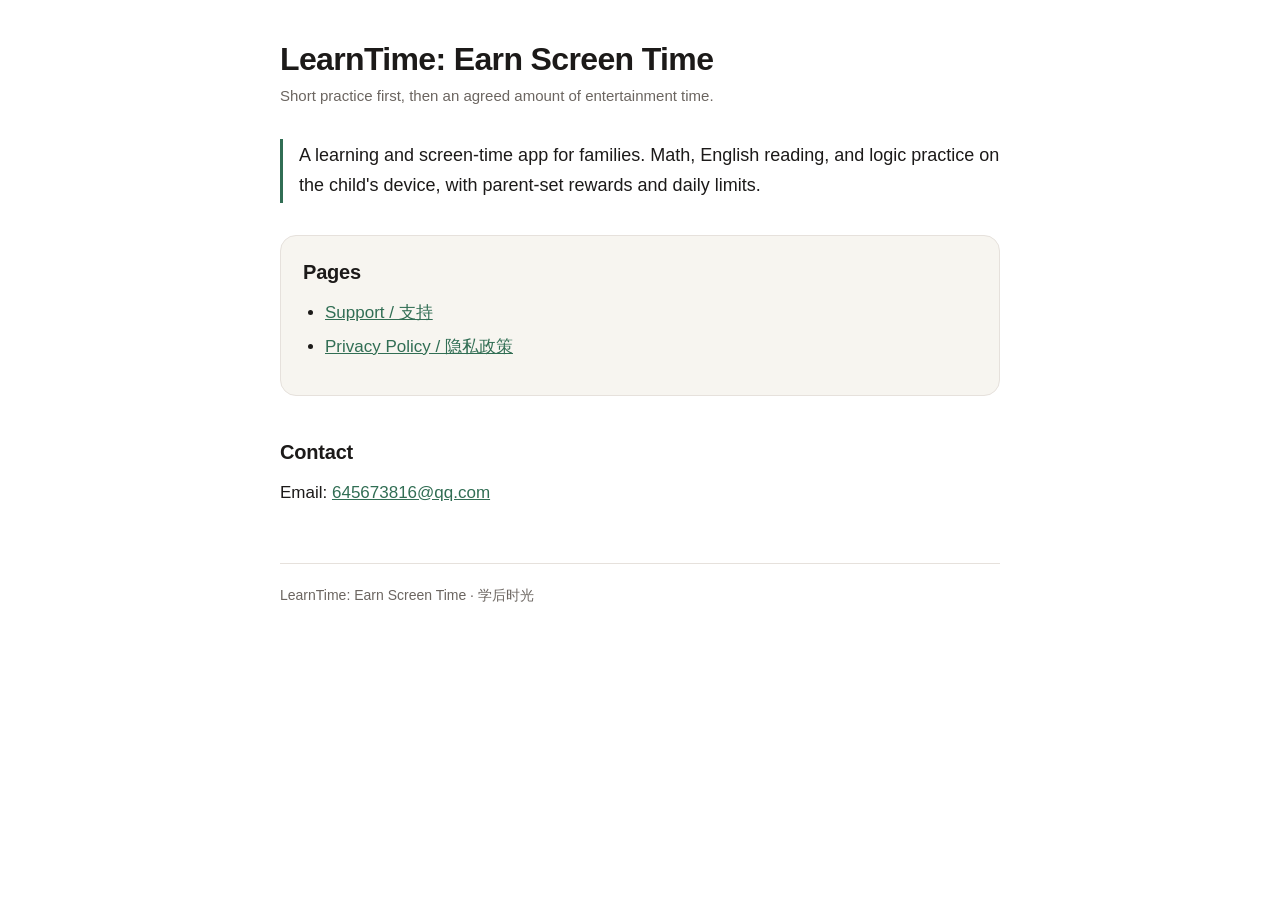
<file: index.html>
<!DOCTYPE html>
<html lang="en">
<head>
<meta charset="utf-8">
<meta name="viewport" content="width=device-width, initial-scale=1">
<title>LearnTime: Earn Screen Time</title>
<link rel="stylesheet" href="style.css">
</head>
<body>
<main>
<h1>LearnTime: Earn Screen Time</h1>
<p class="sub">Short practice first, then an agreed amount of entertainment time.</p>

<p class="lede">A learning and screen-time app for families. Math, English reading, and logic practice on the child's device, with parent-set rewards and daily limits.</p>

<div class="card">
  <h2>Pages</h2>
  <ul>
    <li><a href="support.html">Support / 支持</a></li>
    <li><a href="privacy.html">Privacy Policy / 隐私政策</a></li>
  </ul>
</div>

<h2>Contact</h2>
<p>Email: <a href="mailto:645673816@qq.com">645673816@qq.com</a></p>

<footer>
  <p>LearnTime: Earn Screen Time · 学后时光</p>
</footer>
</main>
</body>
</html>
</file>
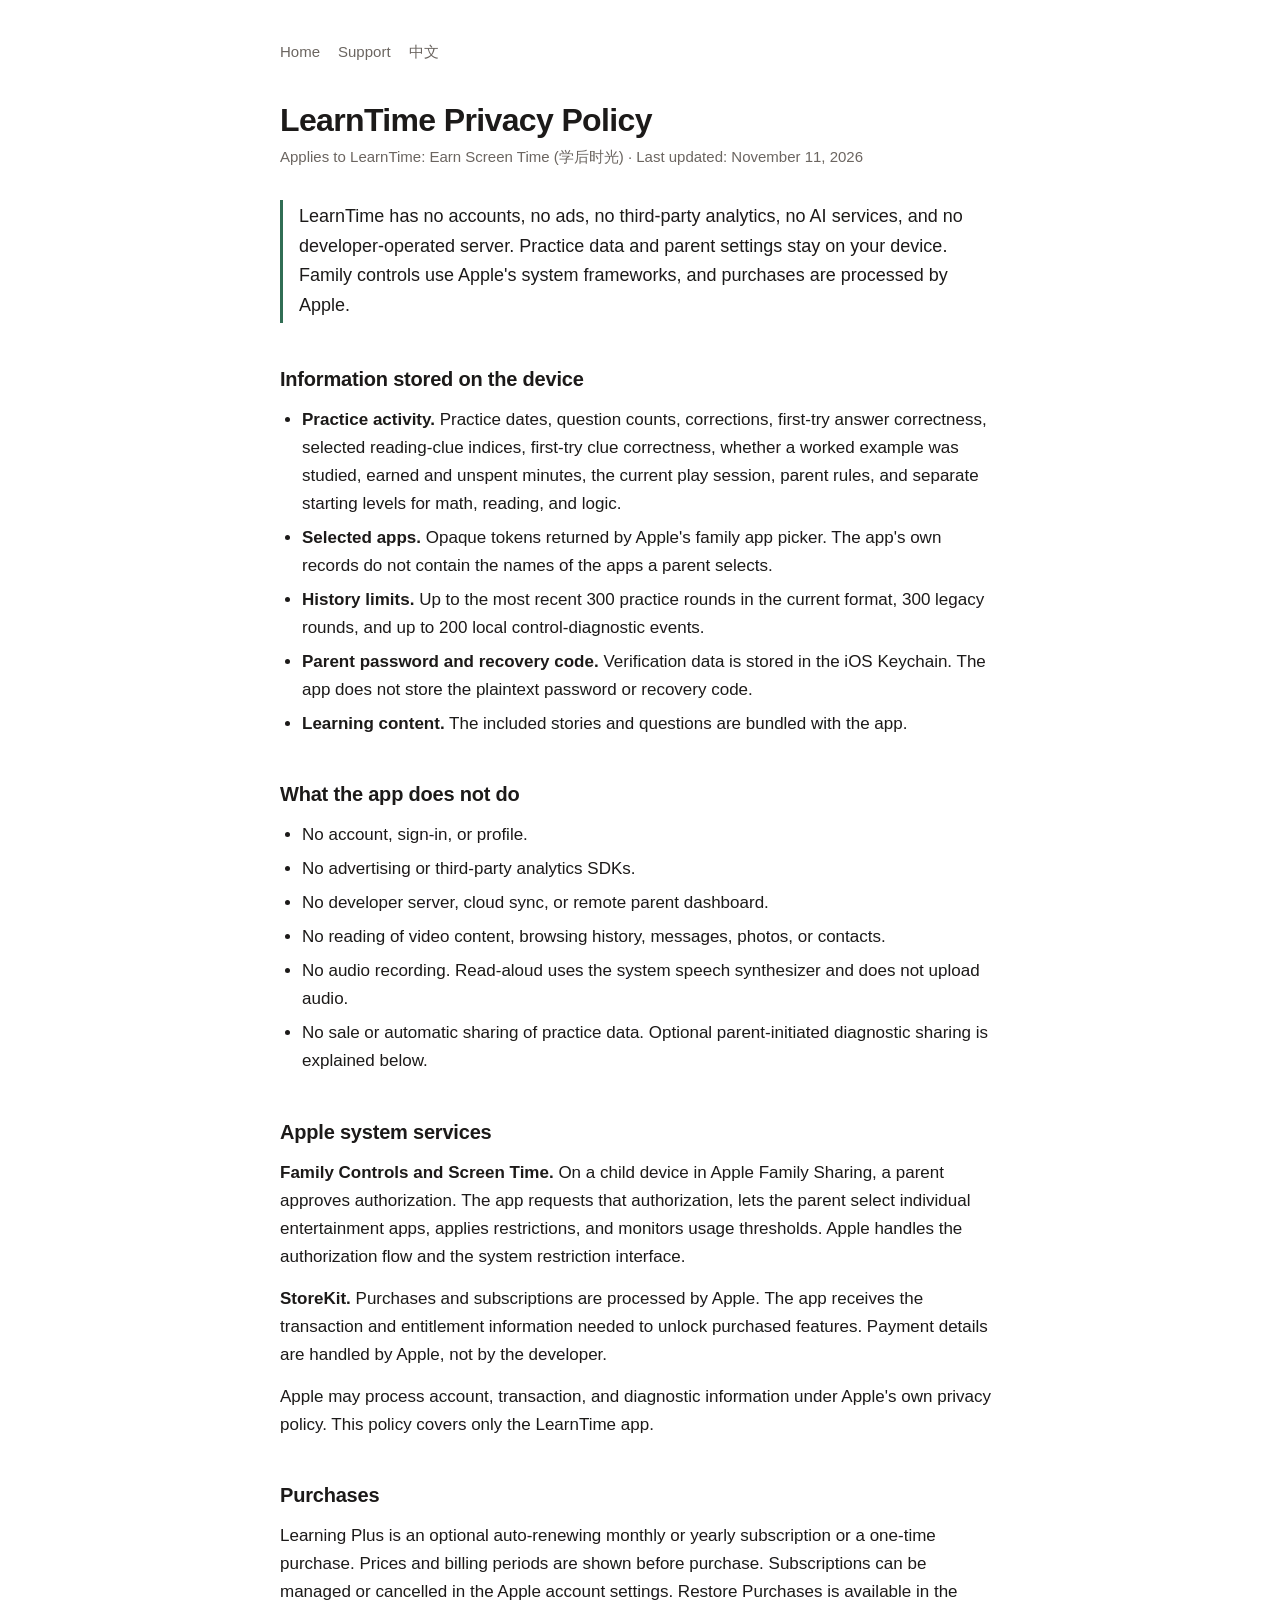
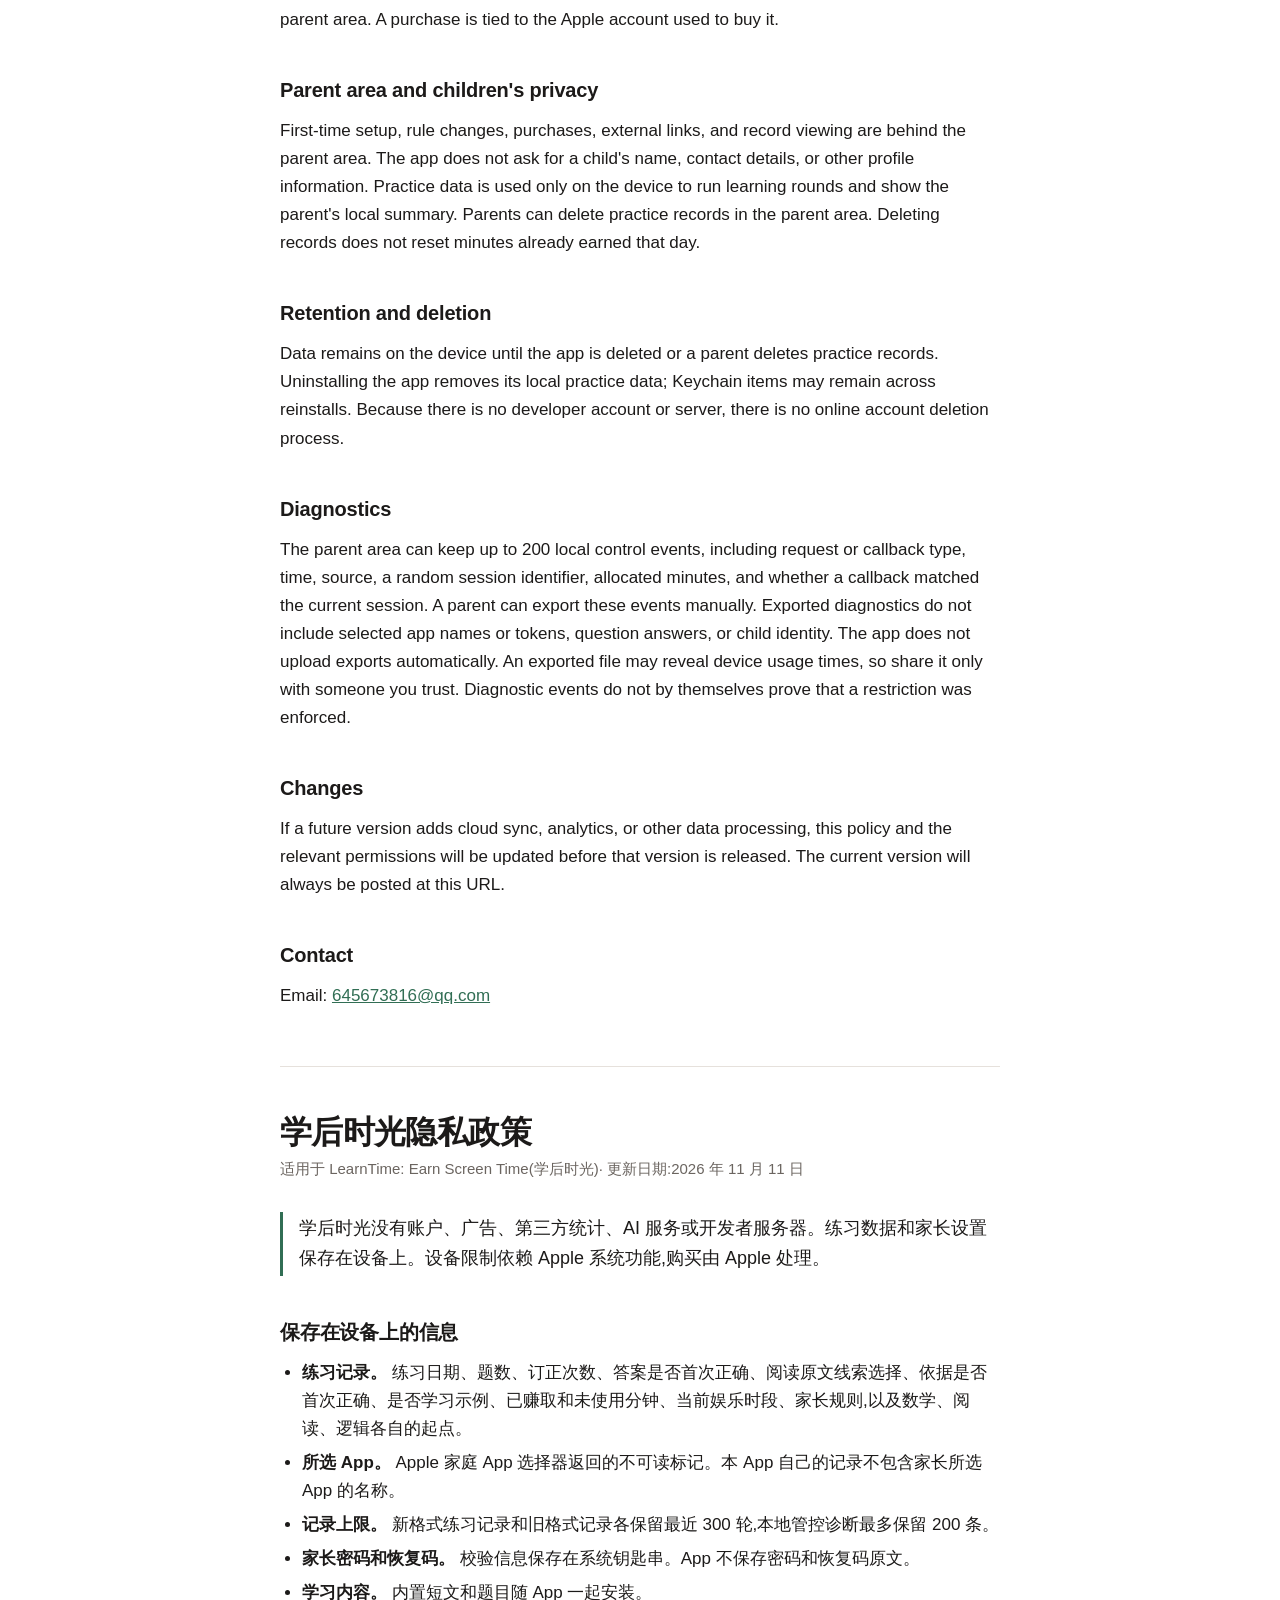
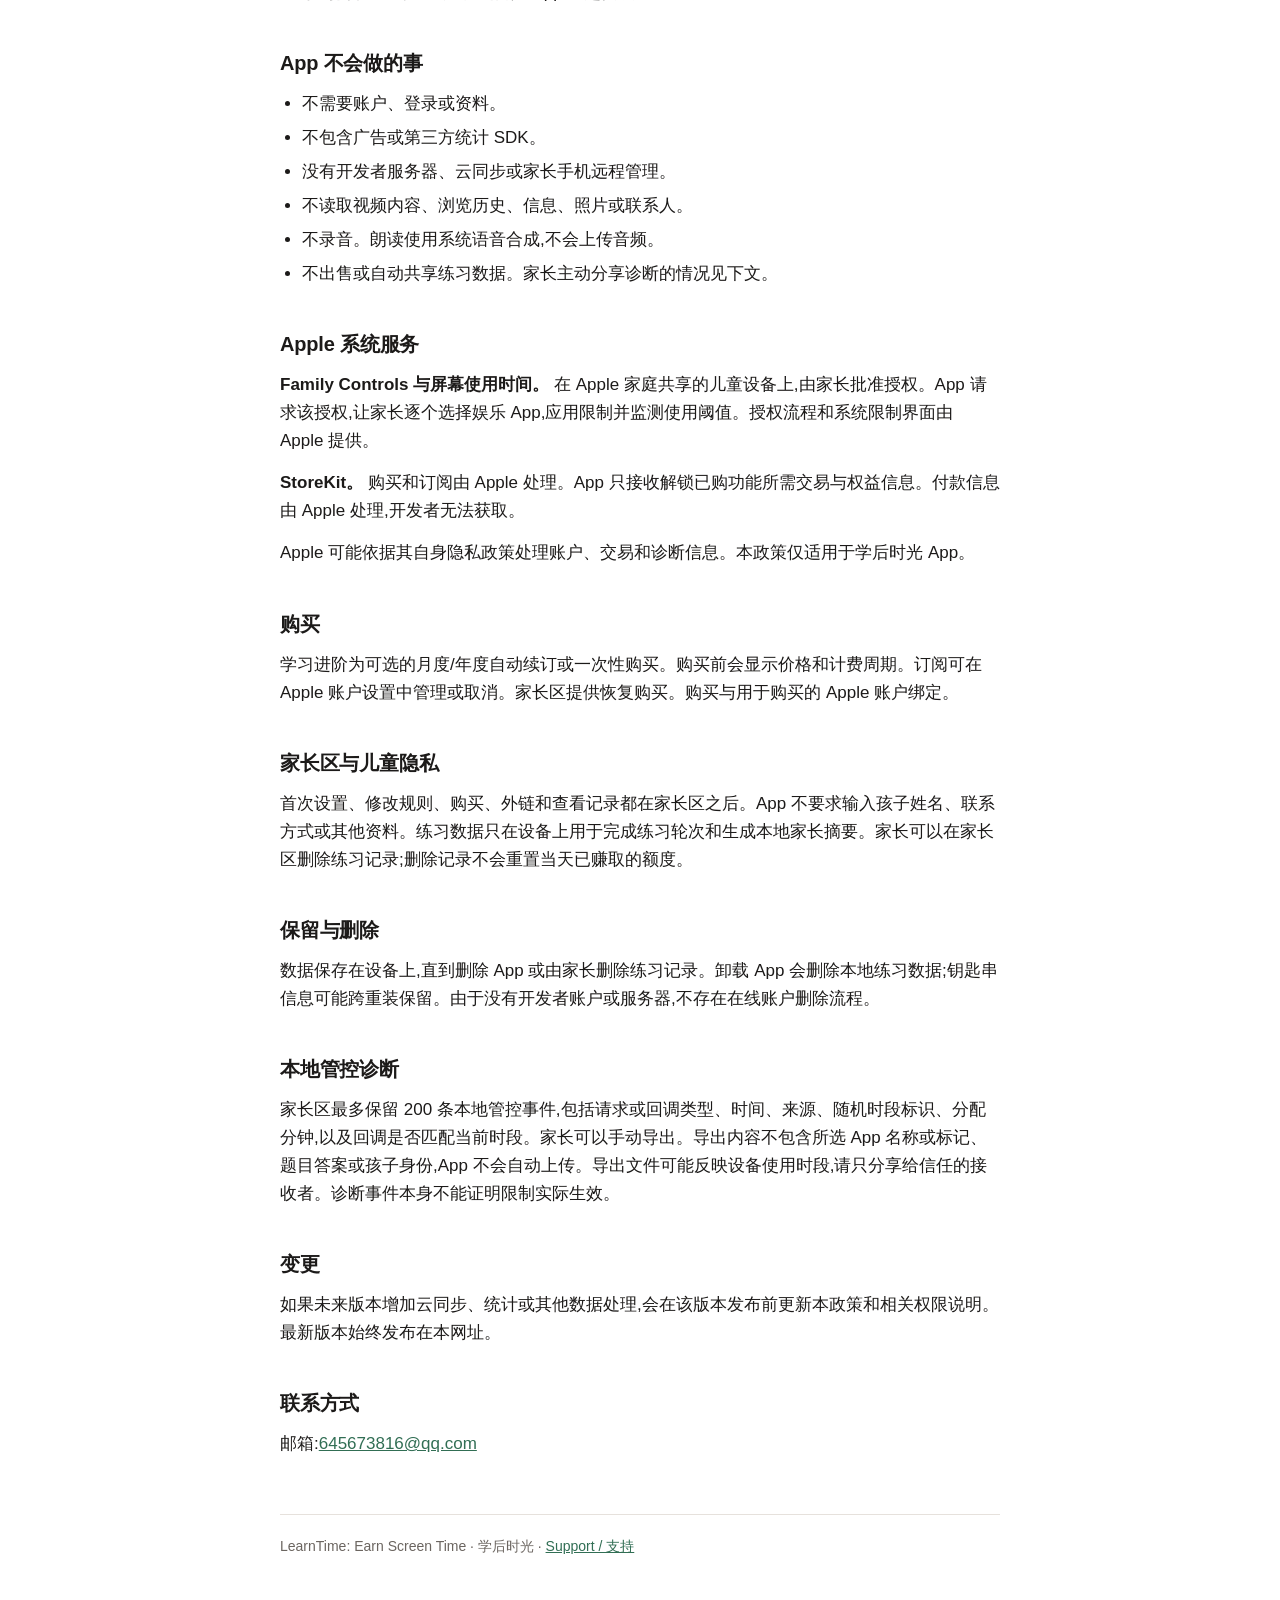
<file: privacy.html>
<!DOCTYPE html>
<html lang="en">
<head>
<meta charset="utf-8">
<meta name="viewport" content="width=device-width, initial-scale=1">
<title>LearnTime: Earn Screen Time — Privacy Policy</title>
<link rel="stylesheet" href="style.css">
</head>
<body>
<main>
<nav>
  <a href="index.html">Home</a>
  <a href="support.html">Support</a>
  <a href="#chinese">中文</a>
</nav>

<h1>LearnTime Privacy Policy</h1>
<p class="sub">Applies to LearnTime: Earn Screen Time (学后时光) · Last updated: November 11, 2026</p>

<p class="lede">LearnTime has no accounts, no ads, no third-party analytics, no AI services, and no developer-operated server. Practice data and parent settings stay on your device. Family controls use Apple's system frameworks, and purchases are processed by Apple.</p>

<h2>Information stored on the device</h2>
<ul>
  <li><strong>Practice activity.</strong> Practice dates, question counts, corrections, first-try answer correctness, selected reading-clue indices, first-try clue correctness, whether a worked example was studied, earned and unspent minutes, the current play session, parent rules, and separate starting levels for math, reading, and logic.</li>
  <li><strong>Selected apps.</strong> Opaque tokens returned by Apple's family app picker. The app's own records do not contain the names of the apps a parent selects.</li>
  <li><strong>History limits.</strong> Up to the most recent 300 practice rounds in the current format, 300 legacy rounds, and up to 200 local control-diagnostic events.</li>
  <li><strong>Parent password and recovery code.</strong> Verification data is stored in the iOS Keychain. The app does not store the plaintext password or recovery code.</li>
  <li><strong>Learning content.</strong> The included stories and questions are bundled with the app.</li>
</ul>

<h2>What the app does not do</h2>
<ul>
  <li>No account, sign-in, or profile.</li>
  <li>No advertising or third-party analytics SDKs.</li>
  <li>No developer server, cloud sync, or remote parent dashboard.</li>
  <li>No reading of video content, browsing history, messages, photos, or contacts.</li>
  <li>No audio recording. Read-aloud uses the system speech synthesizer and does not upload audio.</li>
  <li>No sale or automatic sharing of practice data. Optional parent-initiated diagnostic sharing is explained below.</li>
</ul>

<h2>Apple system services</h2>
<p><strong>Family Controls and Screen Time.</strong> On a child device in Apple Family Sharing, a parent approves authorization. The app requests that authorization, lets the parent select individual entertainment apps, applies restrictions, and monitors usage thresholds. Apple handles the authorization flow and the system restriction interface.</p>
<p><strong>StoreKit.</strong> Purchases and subscriptions are processed by Apple. The app receives the transaction and entitlement information needed to unlock purchased features. Payment details are handled by Apple, not by the developer.</p>
<p>Apple may process account, transaction, and diagnostic information under Apple's own privacy policy. This policy covers only the LearnTime app.</p>

<h2>Purchases</h2>
<p>Learning Plus is an optional auto-renewing monthly or yearly subscription or a one-time purchase. Prices and billing periods are shown before purchase. Subscriptions can be managed or cancelled in the Apple account settings. Restore Purchases is available in the parent area. A purchase is tied to the Apple account used to buy it.</p>

<h2>Parent area and children's privacy</h2>
<p>First-time setup, rule changes, purchases, external links, and record viewing are behind the parent area. The app does not ask for a child's name, contact details, or other profile information. Practice data is used only on the device to run learning rounds and show the parent's local summary. Parents can delete practice records in the parent area. Deleting records does not reset minutes already earned that day.</p>

<h2>Retention and deletion</h2>
<p>Data remains on the device until the app is deleted or a parent deletes practice records. Uninstalling the app removes its local practice data; Keychain items may remain across reinstalls. Because there is no developer account or server, there is no online account deletion process.</p>

<h2>Diagnostics</h2>
<p>The parent area can keep up to 200 local control events, including request or callback type, time, source, a random session identifier, allocated minutes, and whether a callback matched the current session. A parent can export these events manually. Exported diagnostics do not include selected app names or tokens, question answers, or child identity. The app does not upload exports automatically. An exported file may reveal device usage times, so share it only with someone you trust. Diagnostic events do not by themselves prove that a restriction was enforced.</p>

<h2>Changes</h2>
<p>If a future version adds cloud sync, analytics, or other data processing, this policy and the relevant permissions will be updated before that version is released. The current version will always be posted at this URL.</p>

<h2>Contact</h2>
<p>Email: <a href="mailto:645673816@qq.com">645673816@qq.com</a></p>

<div class="lang" id="chinese"></div>
<h1>学后时光隐私政策</h1>
<p class="sub">适用于 LearnTime: Earn Screen Time(学后时光)· 更新日期:2026 年 11 月 11 日</p>

<p class="lede">学后时光没有账户、广告、第三方统计、AI 服务或开发者服务器。练习数据和家长设置保存在设备上。设备限制依赖 Apple 系统功能,购买由 Apple 处理。</p>

<h2>保存在设备上的信息</h2>
<ul>
  <li><strong>练习记录。</strong> 练习日期、题数、订正次数、答案是否首次正确、阅读原文线索选择、依据是否首次正确、是否学习示例、已赚取和未使用分钟、当前娱乐时段、家长规则,以及数学、阅读、逻辑各自的起点。</li>
  <li><strong>所选 App。</strong> Apple 家庭 App 选择器返回的不可读标记。本 App 自己的记录不包含家长所选 App 的名称。</li>
  <li><strong>记录上限。</strong> 新格式练习记录和旧格式记录各保留最近 300 轮,本地管控诊断最多保留 200 条。</li>
  <li><strong>家长密码和恢复码。</strong> 校验信息保存在系统钥匙串。App 不保存密码和恢复码原文。</li>
  <li><strong>学习内容。</strong> 内置短文和题目随 App 一起安装。</li>
</ul>

<h2>App 不会做的事</h2>
<ul>
  <li>不需要账户、登录或资料。</li>
  <li>不包含广告或第三方统计 SDK。</li>
  <li>没有开发者服务器、云同步或家长手机远程管理。</li>
  <li>不读取视频内容、浏览历史、信息、照片或联系人。</li>
  <li>不录音。朗读使用系统语音合成,不会上传音频。</li>
  <li>不出售或自动共享练习数据。家长主动分享诊断的情况见下文。</li>
</ul>

<h2>Apple 系统服务</h2>
<p><strong>Family Controls 与屏幕使用时间。</strong> 在 Apple 家庭共享的儿童设备上,由家长批准授权。App 请求该授权,让家长逐个选择娱乐 App,应用限制并监测使用阈值。授权流程和系统限制界面由 Apple 提供。</p>
<p><strong>StoreKit。</strong> 购买和订阅由 Apple 处理。App 只接收解锁已购功能所需交易与权益信息。付款信息由 Apple 处理,开发者无法获取。</p>
<p>Apple 可能依据其自身隐私政策处理账户、交易和诊断信息。本政策仅适用于学后时光 App。</p>

<h2>购买</h2>
<p>学习进阶为可选的月度/年度自动续订或一次性购买。购买前会显示价格和计费周期。订阅可在 Apple 账户设置中管理或取消。家长区提供恢复购买。购买与用于购买的 Apple 账户绑定。</p>

<h2>家长区与儿童隐私</h2>
<p>首次设置、修改规则、购买、外链和查看记录都在家长区之后。App 不要求输入孩子姓名、联系方式或其他资料。练习数据只在设备上用于完成练习轮次和生成本地家长摘要。家长可以在家长区删除练习记录;删除记录不会重置当天已赚取的额度。</p>

<h2>保留与删除</h2>
<p>数据保存在设备上,直到删除 App 或由家长删除练习记录。卸载 App 会删除本地练习数据;钥匙串信息可能跨重装保留。由于没有开发者账户或服务器,不存在在线账户删除流程。</p>

<h2>本地管控诊断</h2>
<p>家长区最多保留 200 条本地管控事件,包括请求或回调类型、时间、来源、随机时段标识、分配分钟,以及回调是否匹配当前时段。家长可以手动导出。导出内容不包含所选 App 名称或标记、题目答案或孩子身份,App 不会自动上传。导出文件可能反映设备使用时段,请只分享给信任的接收者。诊断事件本身不能证明限制实际生效。</p>

<h2>变更</h2>
<p>如果未来版本增加云同步、统计或其他数据处理,会在该版本发布前更新本政策和相关权限说明。最新版本始终发布在本网址。</p>

<h2>联系方式</h2>
<p>邮箱:<a href="mailto:645673816@qq.com">645673816@qq.com</a></p>

<footer>
  <p>LearnTime: Earn Screen Time · 学后时光 · <a href="support.html">Support / 支持</a></p>
</footer>
</main>
</body>
</html>
</file>
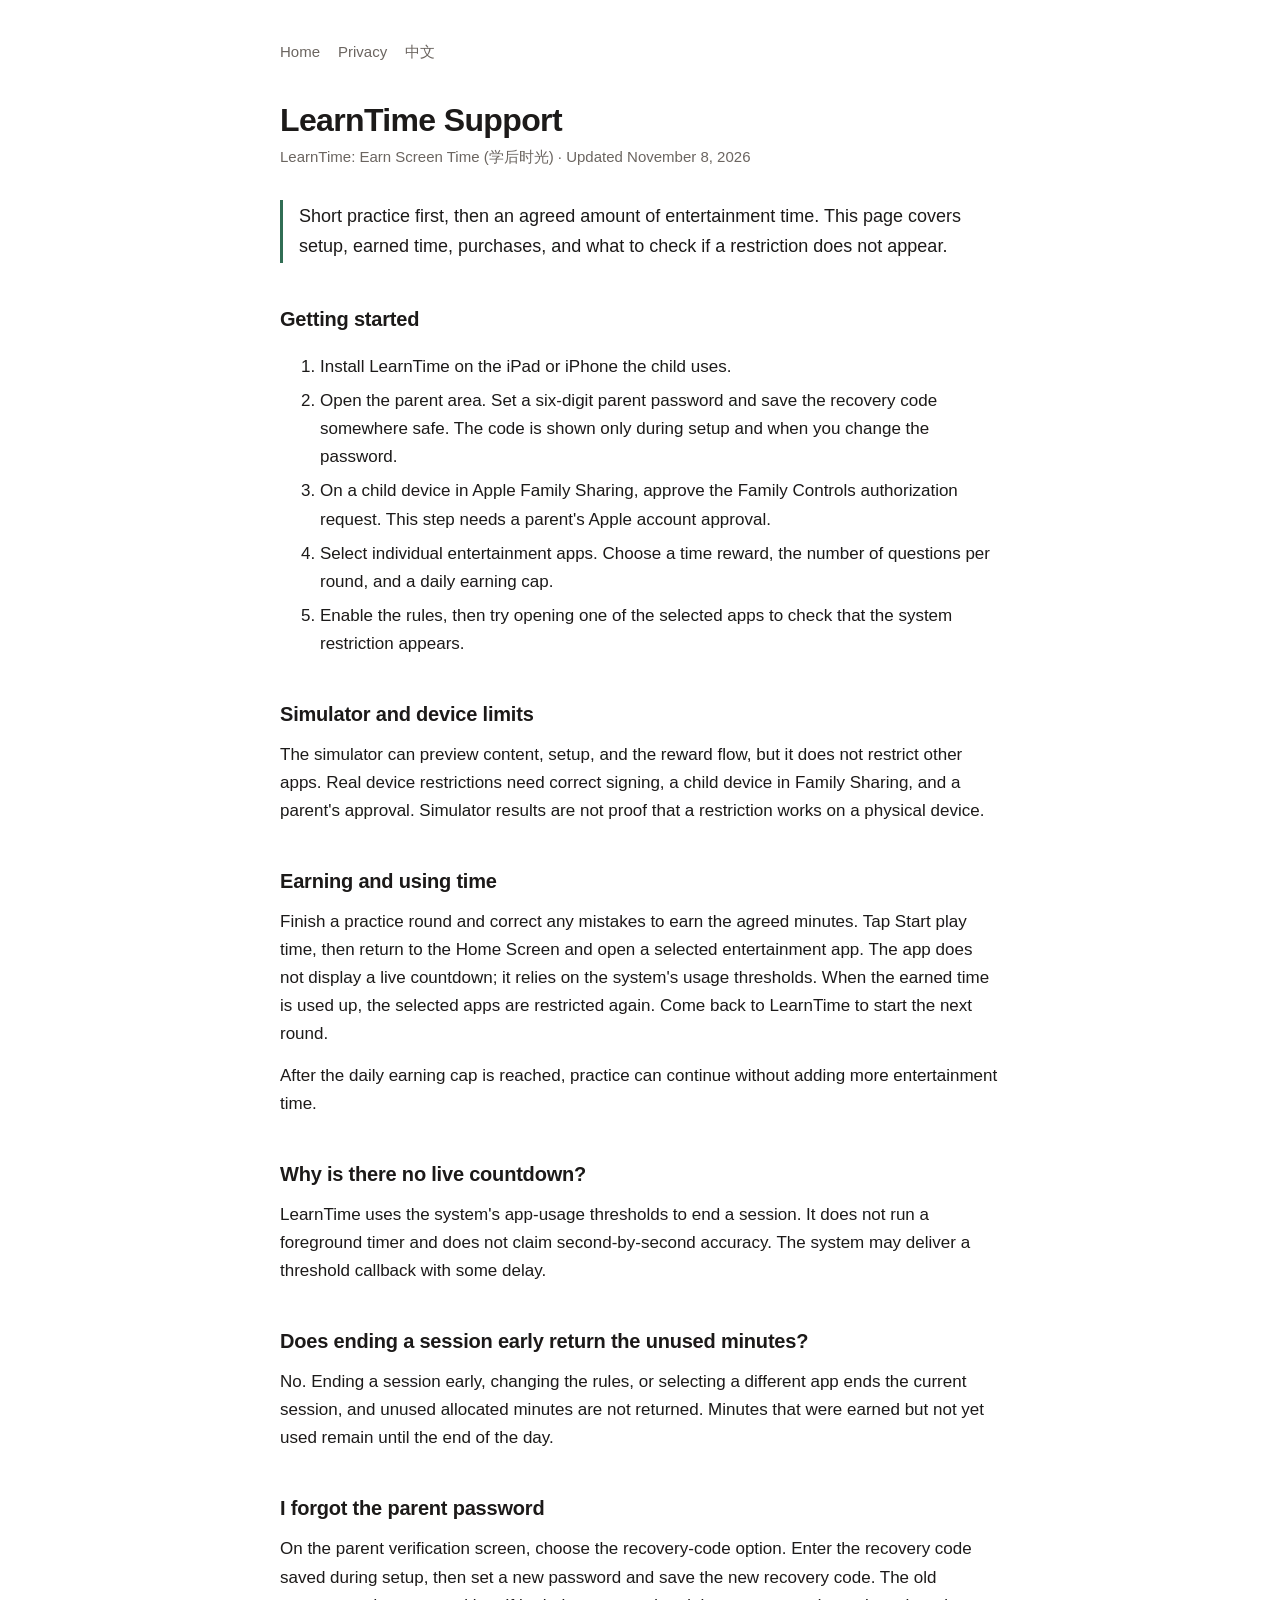
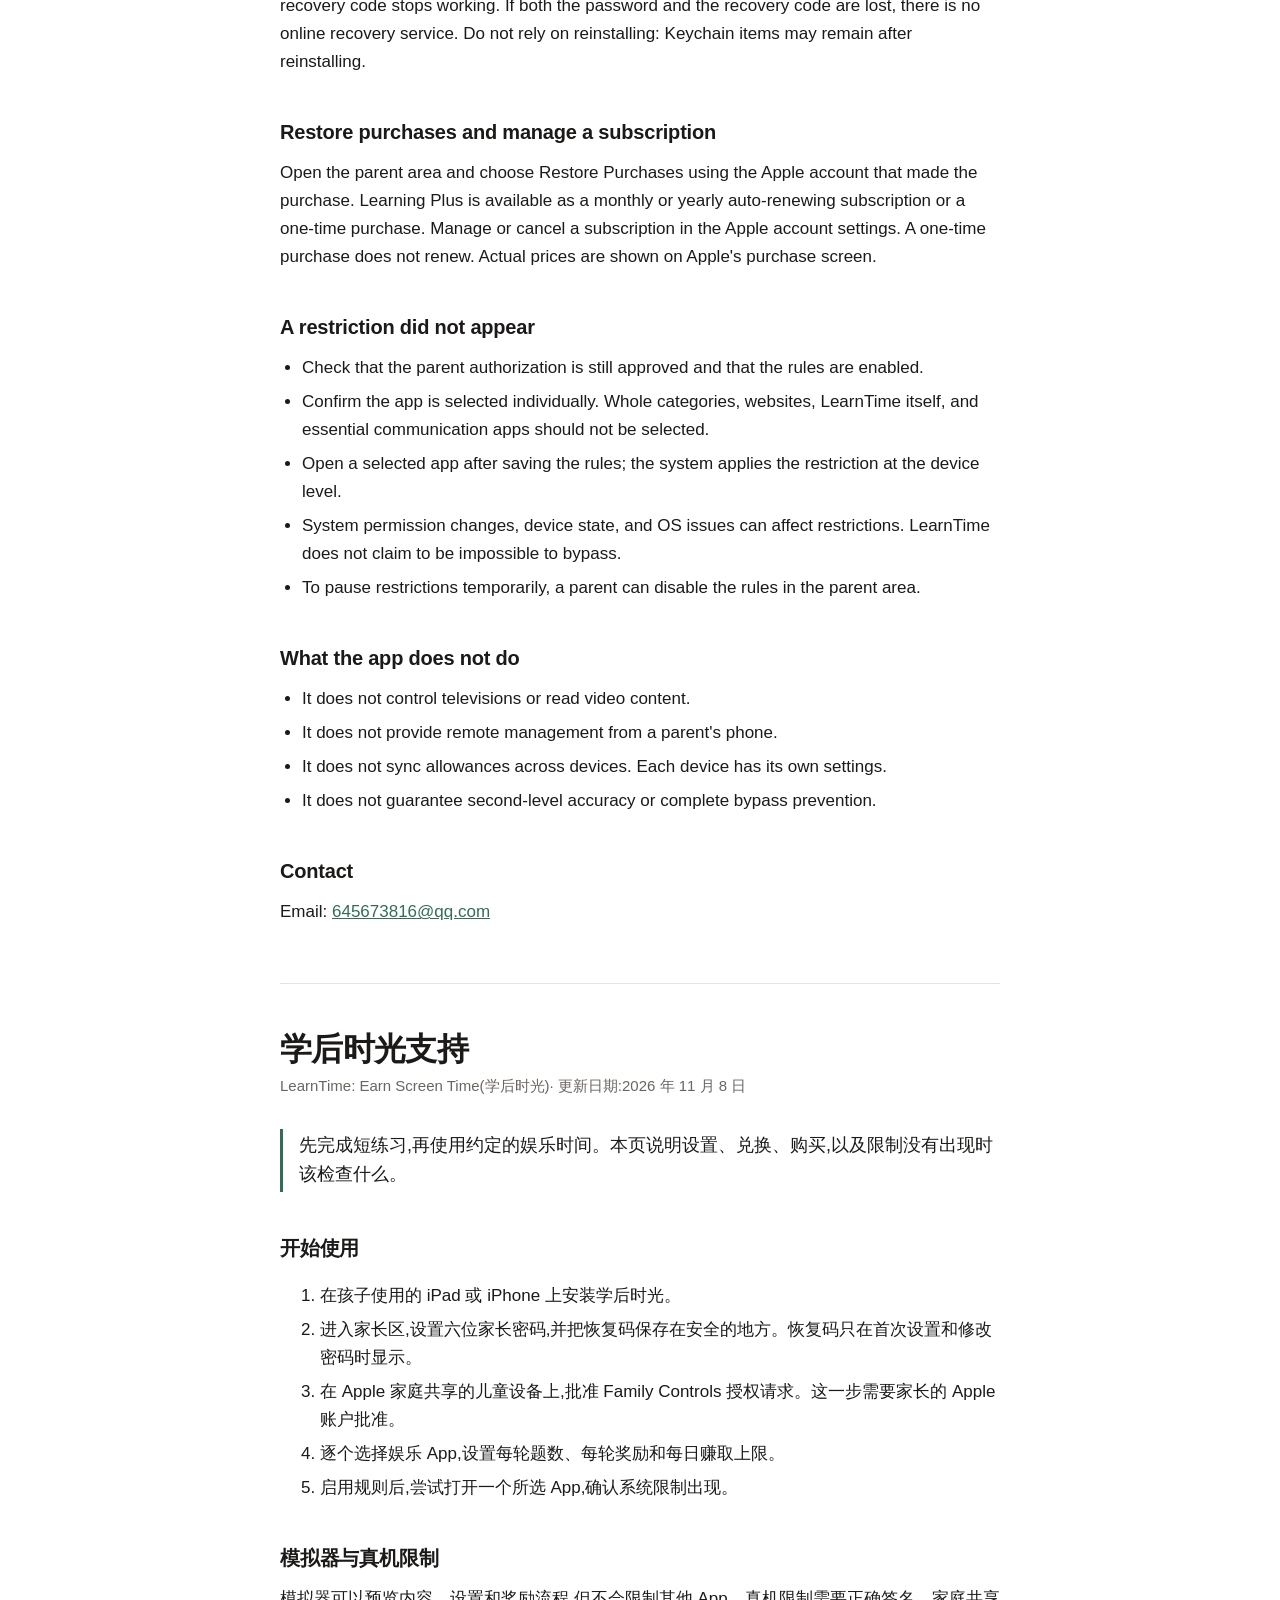
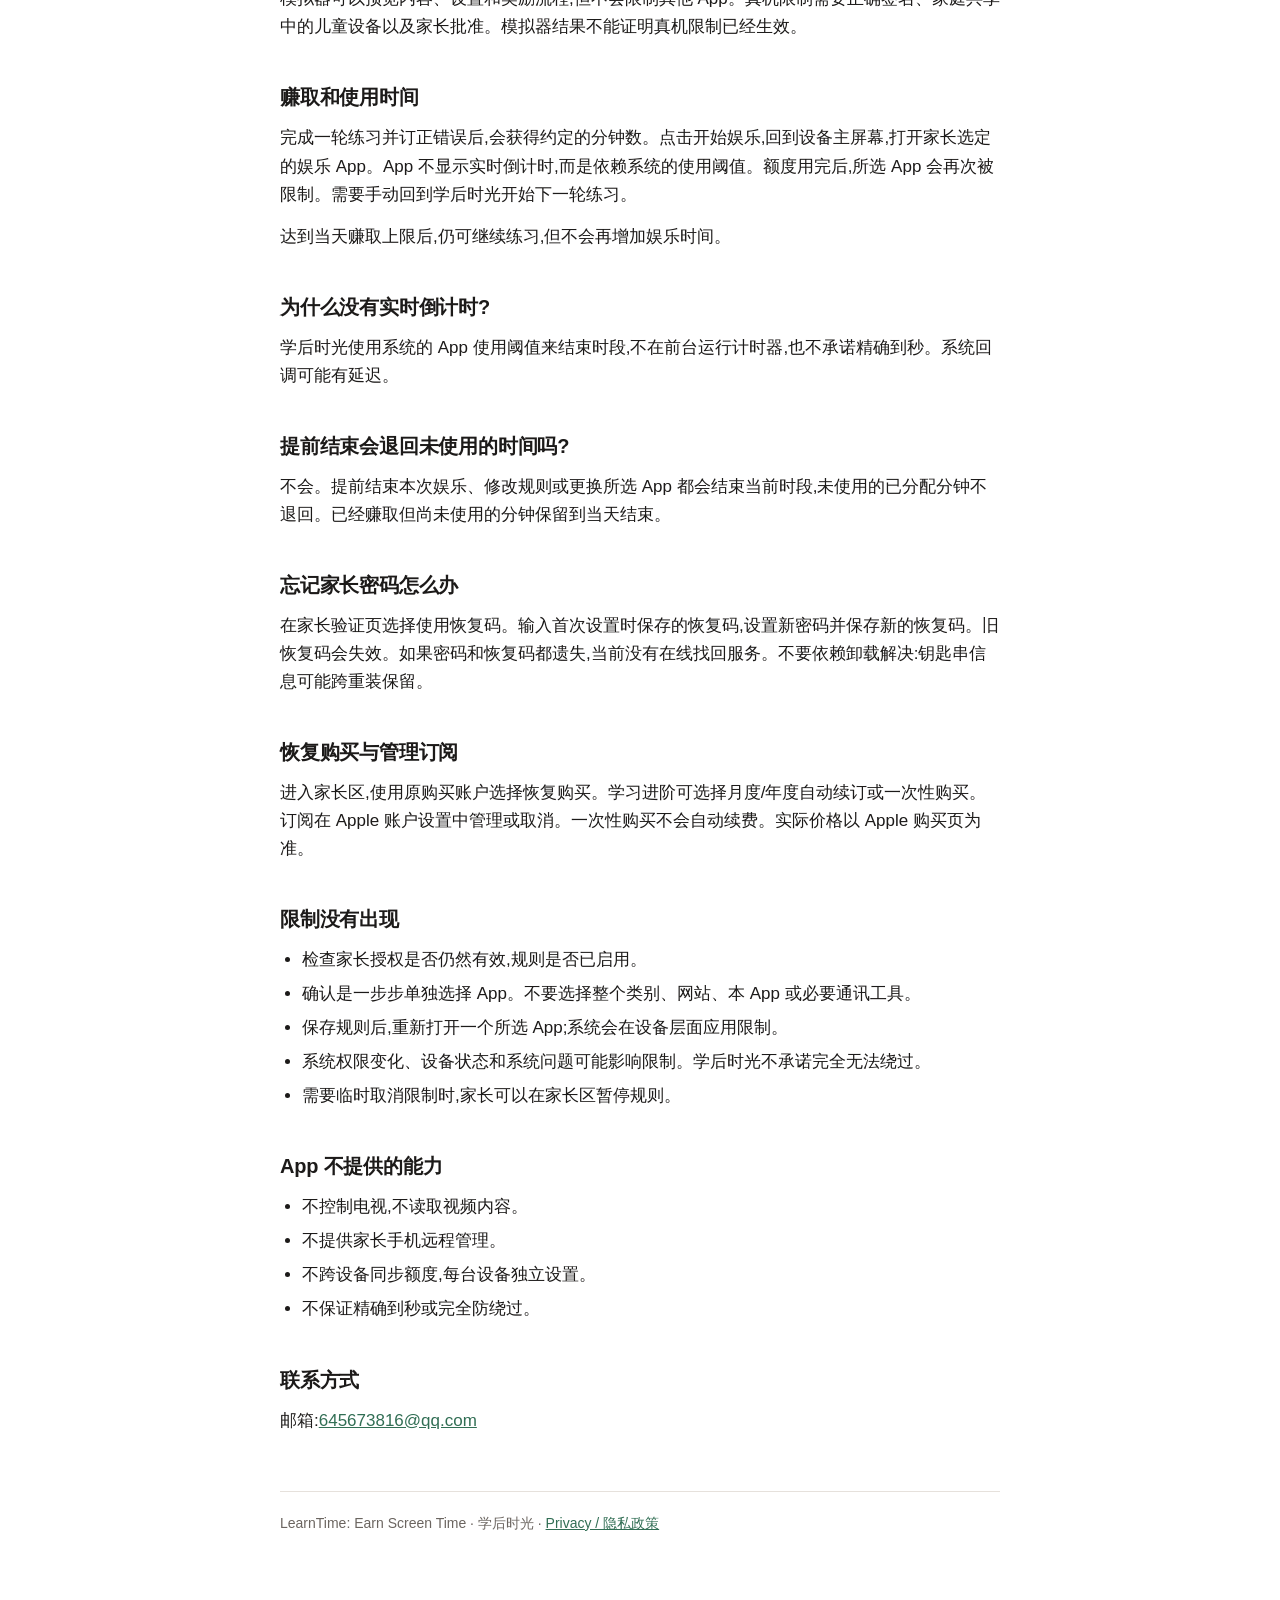
<file: support.html>
<!DOCTYPE html>
<html lang="en">
<head>
<meta charset="utf-8">
<meta name="viewport" content="width=device-width, initial-scale=1">
<title>LearnTime: Earn Screen Time — Support</title>
<link rel="stylesheet" href="style.css">
</head>
<body>
<main>
<nav>
  <a href="index.html">Home</a>
  <a href="privacy.html">Privacy</a>
  <a href="#chinese">中文</a>
</nav>

<h1>LearnTime Support</h1>
<p class="sub">LearnTime: Earn Screen Time (学后时光) · Updated November 8, 2026</p>

<p class="lede">Short practice first, then an agreed amount of entertainment time. This page covers setup, earned time, purchases, and what to check if a restriction does not appear.</p>

<h2>Getting started</h2>
<ol>
  <li>Install LearnTime on the iPad or iPhone the child uses.</li>
  <li>Open the parent area. Set a six-digit parent password and save the recovery code somewhere safe. The code is shown only during setup and when you change the password.</li>
  <li>On a child device in Apple Family Sharing, approve the Family Controls authorization request. This step needs a parent's Apple account approval.</li>
  <li>Select individual entertainment apps. Choose a time reward, the number of questions per round, and a daily earning cap.</li>
  <li>Enable the rules, then try opening one of the selected apps to check that the system restriction appears.</li>
</ol>

<h2>Simulator and device limits</h2>
<p>The simulator can preview content, setup, and the reward flow, but it does not restrict other apps. Real device restrictions need correct signing, a child device in Family Sharing, and a parent's approval. Simulator results are not proof that a restriction works on a physical device.</p>

<h2>Earning and using time</h2>
<p>Finish a practice round and correct any mistakes to earn the agreed minutes. Tap Start play time, then return to the Home Screen and open a selected entertainment app. The app does not display a live countdown; it relies on the system's usage thresholds. When the earned time is used up, the selected apps are restricted again. Come back to LearnTime to start the next round.</p>
<p>After the daily earning cap is reached, practice can continue without adding more entertainment time.</p>

<h2>Why is there no live countdown?</h2>
<p>LearnTime uses the system's app-usage thresholds to end a session. It does not run a foreground timer and does not claim second-by-second accuracy. The system may deliver a threshold callback with some delay.</p>

<h2>Does ending a session early return the unused minutes?</h2>
<p>No. Ending a session early, changing the rules, or selecting a different app ends the current session, and unused allocated minutes are not returned. Minutes that were earned but not yet used remain until the end of the day.</p>

<h2>I forgot the parent password</h2>
<p>On the parent verification screen, choose the recovery-code option. Enter the recovery code saved during setup, then set a new password and save the new recovery code. The old recovery code stops working. If both the password and the recovery code are lost, there is no online recovery service. Do not rely on reinstalling: Keychain items may remain after reinstalling.</p>

<h2>Restore purchases and manage a subscription</h2>
<p>Open the parent area and choose Restore Purchases using the Apple account that made the purchase. Learning Plus is available as a monthly or yearly auto-renewing subscription or a one-time purchase. Manage or cancel a subscription in the Apple account settings. A one-time purchase does not renew. Actual prices are shown on Apple's purchase screen.</p>

<h2>A restriction did not appear</h2>
<ul>
  <li>Check that the parent authorization is still approved and that the rules are enabled.</li>
  <li>Confirm the app is selected individually. Whole categories, websites, LearnTime itself, and essential communication apps should not be selected.</li>
  <li>Open a selected app after saving the rules; the system applies the restriction at the device level.</li>
  <li>System permission changes, device state, and OS issues can affect restrictions. LearnTime does not claim to be impossible to bypass.</li>
  <li>To pause restrictions temporarily, a parent can disable the rules in the parent area.</li>
</ul>

<h2>What the app does not do</h2>
<ul>
  <li>It does not control televisions or read video content.</li>
  <li>It does not provide remote management from a parent's phone.</li>
  <li>It does not sync allowances across devices. Each device has its own settings.</li>
  <li>It does not guarantee second-level accuracy or complete bypass prevention.</li>
</ul>

<h2>Contact</h2>
<p>Email: <a href="mailto:645673816@qq.com">645673816@qq.com</a></p>

<div class="lang" id="chinese"></div>
<h1>学后时光支持</h1>
<p class="sub">LearnTime: Earn Screen Time(学后时光)· 更新日期:2026 年 11 月 8 日</p>

<p class="lede">先完成短练习,再使用约定的娱乐时间。本页说明设置、兑换、购买,以及限制没有出现时该检查什么。</p>

<h2>开始使用</h2>
<ol>
  <li>在孩子使用的 iPad 或 iPhone 上安装学后时光。</li>
  <li>进入家长区,设置六位家长密码,并把恢复码保存在安全的地方。恢复码只在首次设置和修改密码时显示。</li>
  <li>在 Apple 家庭共享的儿童设备上,批准 Family Controls 授权请求。这一步需要家长的 Apple 账户批准。</li>
  <li>逐个选择娱乐 App,设置每轮题数、每轮奖励和每日赚取上限。</li>
  <li>启用规则后,尝试打开一个所选 App,确认系统限制出现。</li>
</ol>

<h2>模拟器与真机限制</h2>
<p>模拟器可以预览内容、设置和奖励流程,但不会限制其他 App。真机限制需要正确签名、家庭共享中的儿童设备以及家长批准。模拟器结果不能证明真机限制已经生效。</p>

<h2>赚取和使用时间</h2>
<p>完成一轮练习并订正错误后,会获得约定的分钟数。点击开始娱乐,回到设备主屏幕,打开家长选定的娱乐 App。App 不显示实时倒计时,而是依赖系统的使用阈值。额度用完后,所选 App 会再次被限制。需要手动回到学后时光开始下一轮练习。</p>
<p>达到当天赚取上限后,仍可继续练习,但不会再增加娱乐时间。</p>

<h2>为什么没有实时倒计时?</h2>
<p>学后时光使用系统的 App 使用阈值来结束时段,不在前台运行计时器,也不承诺精确到秒。系统回调可能有延迟。</p>

<h2>提前结束会退回未使用的时间吗?</h2>
<p>不会。提前结束本次娱乐、修改规则或更换所选 App 都会结束当前时段,未使用的已分配分钟不退回。已经赚取但尚未使用的分钟保留到当天结束。</p>

<h2>忘记家长密码怎么办</h2>
<p>在家长验证页选择使用恢复码。输入首次设置时保存的恢复码,设置新密码并保存新的恢复码。旧恢复码会失效。如果密码和恢复码都遗失,当前没有在线找回服务。不要依赖卸载解决:钥匙串信息可能跨重装保留。</p>

<h2>恢复购买与管理订阅</h2>
<p>进入家长区,使用原购买账户选择恢复购买。学习进阶可选择月度/年度自动续订或一次性购买。订阅在 Apple 账户设置中管理或取消。一次性购买不会自动续费。实际价格以 Apple 购买页为准。</p>

<h2>限制没有出现</h2>
<ul>
  <li>检查家长授权是否仍然有效,规则是否已启用。</li>
  <li>确认是一步步单独选择 App。不要选择整个类别、网站、本 App 或必要通讯工具。</li>
  <li>保存规则后,重新打开一个所选 App;系统会在设备层面应用限制。</li>
  <li>系统权限变化、设备状态和系统问题可能影响限制。学后时光不承诺完全无法绕过。</li>
  <li>需要临时取消限制时,家长可以在家长区暂停规则。</li>
</ul>

<h2>App 不提供的能力</h2>
<ul>
  <li>不控制电视,不读取视频内容。</li>
  <li>不提供家长手机远程管理。</li>
  <li>不跨设备同步额度,每台设备独立设置。</li>
  <li>不保证精确到秒或完全防绕过。</li>
</ul>

<h2>联系方式</h2>
<p>邮箱:<a href="mailto:645673816@qq.com">645673816@qq.com</a></p>

<footer>
  <p>LearnTime: Earn Screen Time · 学后时光 · <a href="privacy.html">Privacy / 隐私政策</a></p>
</footer>
</main>
</body>
</html>
</file>
<file: style.css>
:root {
  --bg: #ffffff;
  --fg: #1c1a19;
  --muted: #6b6560;
  --rule: #e6e1dc;
  --accent: #316e54;
  --card: #f7f5f0;
}
@media (prefers-color-scheme: dark) {
  :root {
    --bg: #141312;
    --fg: #ece8e4;
    --muted: #9a938c;
    --rule: #2c2926;
    --accent: #7fc2a0;
    --card: #1d1b19;
  }
}
* { box-sizing: border-box; }
html { scroll-behavior: smooth; }
body {
  margin: 0;
  padding: 40px 20px 80px;
  background: var(--bg);
  color: var(--fg);
  font: 17px/1.65 -apple-system, BlinkMacSystemFont, "Segoe UI", Roboto, Helvetica, Arial, sans-serif;
  -webkit-font-smoothing: antialiased;
}
main { max-width: 720px; margin: 0 auto; }
nav { display: flex; gap: 18px; flex-wrap: wrap; margin-bottom: 36px; font-size: 15px; }
nav a { color: var(--muted); text-decoration: none; }
nav a:hover { color: var(--accent); }
h1 { font-size: 32px; line-height: 1.2; margin: 0 0 6px; letter-spacing: -0.02em; }
h2 { font-size: 20px; margin: 40px 0 10px; letter-spacing: -0.01em; }
h3 { font-size: 17px; margin: 26px 0 6px; }
p { margin: 0 0 14px; }
ul { margin: 0 0 14px; padding-left: 22px; }
li { margin-bottom: 6px; }
a { color: var(--accent); }
.sub { color: var(--muted); font-size: 15px; margin: 0 0 30px; }
.lede {
  border-left: 3px solid var(--accent);
  padding: 2px 0 2px 16px;
  margin: 0 0 32px;
  font-size: 18px;
}
.card {
  background: var(--card);
  border: 1px solid var(--rule);
  border-radius: 16px;
  padding: 20px 22px;
  margin: 0 0 18px;
}
.card h2 { margin-top: 0; }
.lang { margin: 56px 0 24px; padding-top: 22px; border-top: 1px solid var(--rule); }
footer {
  margin-top: 56px; padding-top: 20px;
  border-top: 1px solid var(--rule);
  color: var(--muted); font-size: 14px;
}
hr { border: 0; border-top: 1px solid var(--rule); margin: 34px 0; }
</file>
